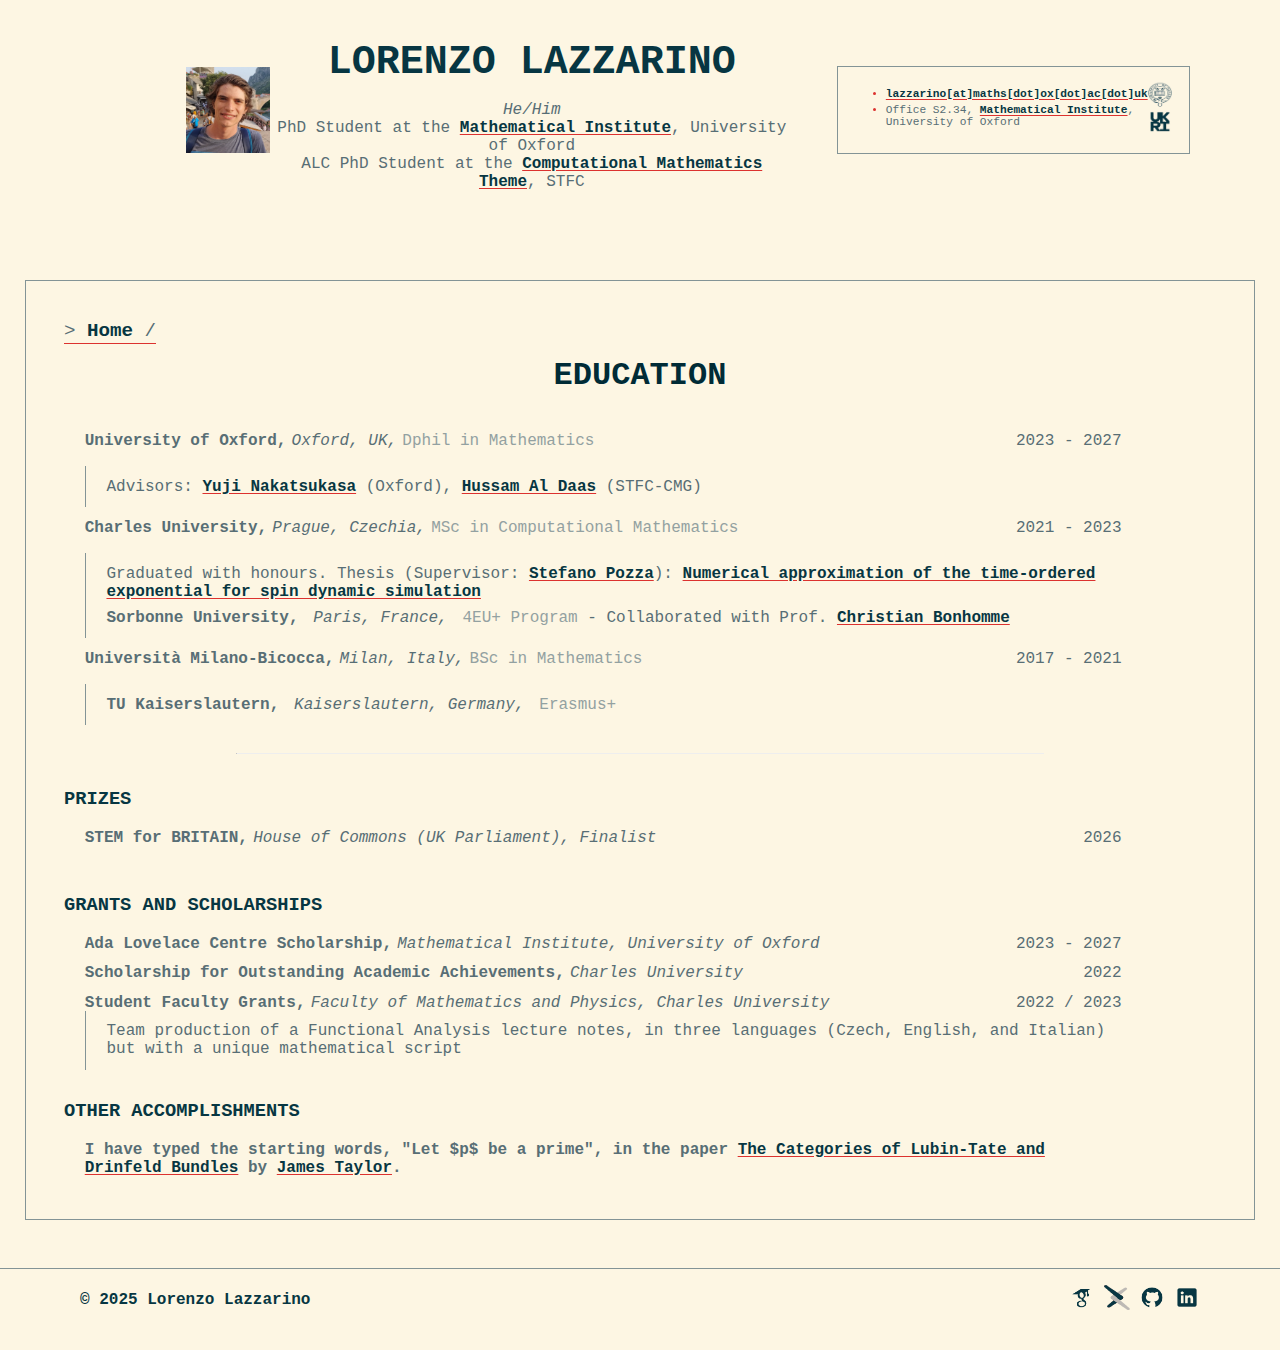
<file: background.html>
<!DOCTYPE html>
<html lang="en">
<head>
    <meta charset="UTF-8">
    <meta name="viewport" content="width=device-width, initial-scale=1, shrink-to-fit=no">
    <title>Lorenzo Lazzarino - Homepage</title>
    <link rel="stylesheet" href="https://fonts.googleapis.com/css2?family=Inconsolata:wght@400;700&display=swap">
    <link rel="shortcut icon" href="images/user-3.ico" type="image/x-icon"/>
    
    <!-- Theme style  -->
    <link rel="stylesheet" href="css/style.css">

</head>


<body>

    <!-- HEADER -->
    <div id="header"></div>

    <script>
        fetch('header.html')
        .then(response => response.text())
        .then(data => {
            document.getElementById('header').innerHTML = data;
        })
        .catch(error => {
            document.getElementById('header').innerHTML = "<p>Failed to load header</p>";
            console.error("Error loading header:", error);
        });

    </script>

        
    <main>

        <div class="megacontainer background-megacontainer">
            <div class="directory-indicator">
                > <a href="/">Home</a> /
            </div>
            
            <div class="title-page">
                <h1>Education</h1>
            </div>

            <div class="uni">
                <div class="education-entry background-education-entry">
                        <span class="education-institution background-institute">University of Oxford,</span>
                        <span class="education-city">Oxford, UK,</span>
                        <span class="education-degree">Dphil in Mathematics</span>
                        <span class="education-years">2023 - 2027</span><br>
                </div>
                <div class="education-description background-education-entry">
                    Advisors: <a href="https://people.maths.ox.ac.uk/nakatsukasa/" target="_blank">Yuji Nakatsukasa</a> (Oxford), <a href="https://www.numerical.rl.ac.uk/people/hussam-al-daas/" target="_blank">Hussam Al Daas</a> (STFC-CMG)
                </div>
                
                <div class="education-entry background-education-entry">
                    
                        <span class="education-institution background-institute">Charles University,</span>
                        <span class="education-city">Prague, Czechia,</span>
                        <span class="education-degree">MSc in Computational Mathematics</span>
                        <span class="education-years">2021 - 2023</span>
                
                </div>
                <div class="education-description background-education-entry">
                    
                    <span> Graduated with honours. Thesis (Supervisor: <a href="https://sites.google.com/site/infostepo/home" target="_blank">Stefano Pozza</a>): <a href="https://dspace.cuni.cz/bitstream/handle/20.500.11956/181824/120445768.pdf?sequence=1" target="_blank">Numerical approximation of the time-ordered exponential for spin dynamic simulation</a>  </span>
                    <div style="height: 0.5rem;"></div>
                        <span class="education-institution background-institute">Sorbonne University,</span>
                        <span class="education-city">Paris, France,</span>
                        <span class="education-degree">4EU+ Program</span> <!-- Empty for no extra info -->
                        <span class="education-years">- Collaborated with Prof. <a href="https://lcmcp.science/pages-personnelles/bonhomme-christian/" target="_blank">Christian Bonhomme</a></span>
                    
                </div>
                
                    <!-- A sub-item (indented) -->
                
                
                    <div class="education-entry background-education-entry">
                        <span class="education-institution background-institute">Università Milano-Bicocca,</span>
                        <span class="education-city">Milan, Italy,</span>
                        <span class="education-degree">BSc in Mathematics</span>
                        <span class="education-years">2017 - 2021</span>
                    </div>
                    <div class="education-description background-education-entry">
                        
                            <span class="education-institution background-institute">TU Kaiserslautern,</span>
                            <span class="education-city">Kaiserslautern, Germany,</span>
                            <span class="education-degree">Erasmus+</span>
                            <span class="education-years"></span>
                        
                    </div>
                    
                <hr class="central-line">

            <h3>PRIZES</h3>
                <div class="education-entry background-education-entry">
                    <span class="education-institution background-institute">STEM for BRITAIN,</span>
                    <span class="education-city">House of Commons (UK Parliament), Finalist</span>
                    <span class="education-degree"></span>
                    <span class="education-years">2026</span>
                </div>
            </div>
            <div class="grants">
            <h3>GRANTS AND SCHOLARSHIPS</h3>
                <div class="education-entry background-education-entry">
                    <span class="education-institution background-institute">Ada Lovelace Centre Scholarship,</span>
                    <span class="education-city">Mathematical Institute, University of Oxford</span>
                    <span class="education-degree"></span>
                    <span class="education-years">2023 - 2027</span>
                </div>
                <div class="education-entry background-education-entry">
                    
                        <span class="education-institution background-institute">Scholarship for Outstanding Academic Achievements,</span>
                        <span class="education-city">Charles University</span>
                        <span class="education-degree"></span>
                        <span class="education-years">2022</span>
                
                </div>
                
                
                <div class="education-entry background-education-entry">
                    <span class="education-institution background-institute">Student Faculty Grants,</span>
                    <span class="education-city">Faculty of Mathematics and Physics, Charles University</span>
                    <span class="education-degree"></span>
                    <span class="education-years">2022 / 2023</span>
                </div>
                <div class="education-description background-education-entry sfg-description">
                    Team production of a Functional Analysis lecture notes, in three languages (Czech, English, and Italian) but with a unique mathematical script
                </div>
                
            <h3>OTHER ACCOMPLISHMENTS</h3>
                <div class="education-entry background-education-entry">
                    <span class="education-institution background-institute">I have typed the starting words, "Let <code>$p$</code> be a prime", in the paper <a href="https://arxiv.org/abs/2503.24221">The Categories of Lubin-Tate and Drinfeld Bundles</a> by <a href="https://sites.google.com/view/taylorjames">James Taylor</a>.
                     </span>
                </div>
            </div>
    </main>

<div id="footer"></div>

<script>
  fetch('footer.html')
    .then(response => response.text())
    .then(data => {
      document.getElementById('footer').innerHTML = data;
    })
    .catch(error => {
      document.getElementById('footer').innerHTML = "<p>Failed to load footer</p>";
      console.error("Error loading footer:", error);
    });
</script>

</body>
</html>
</file>
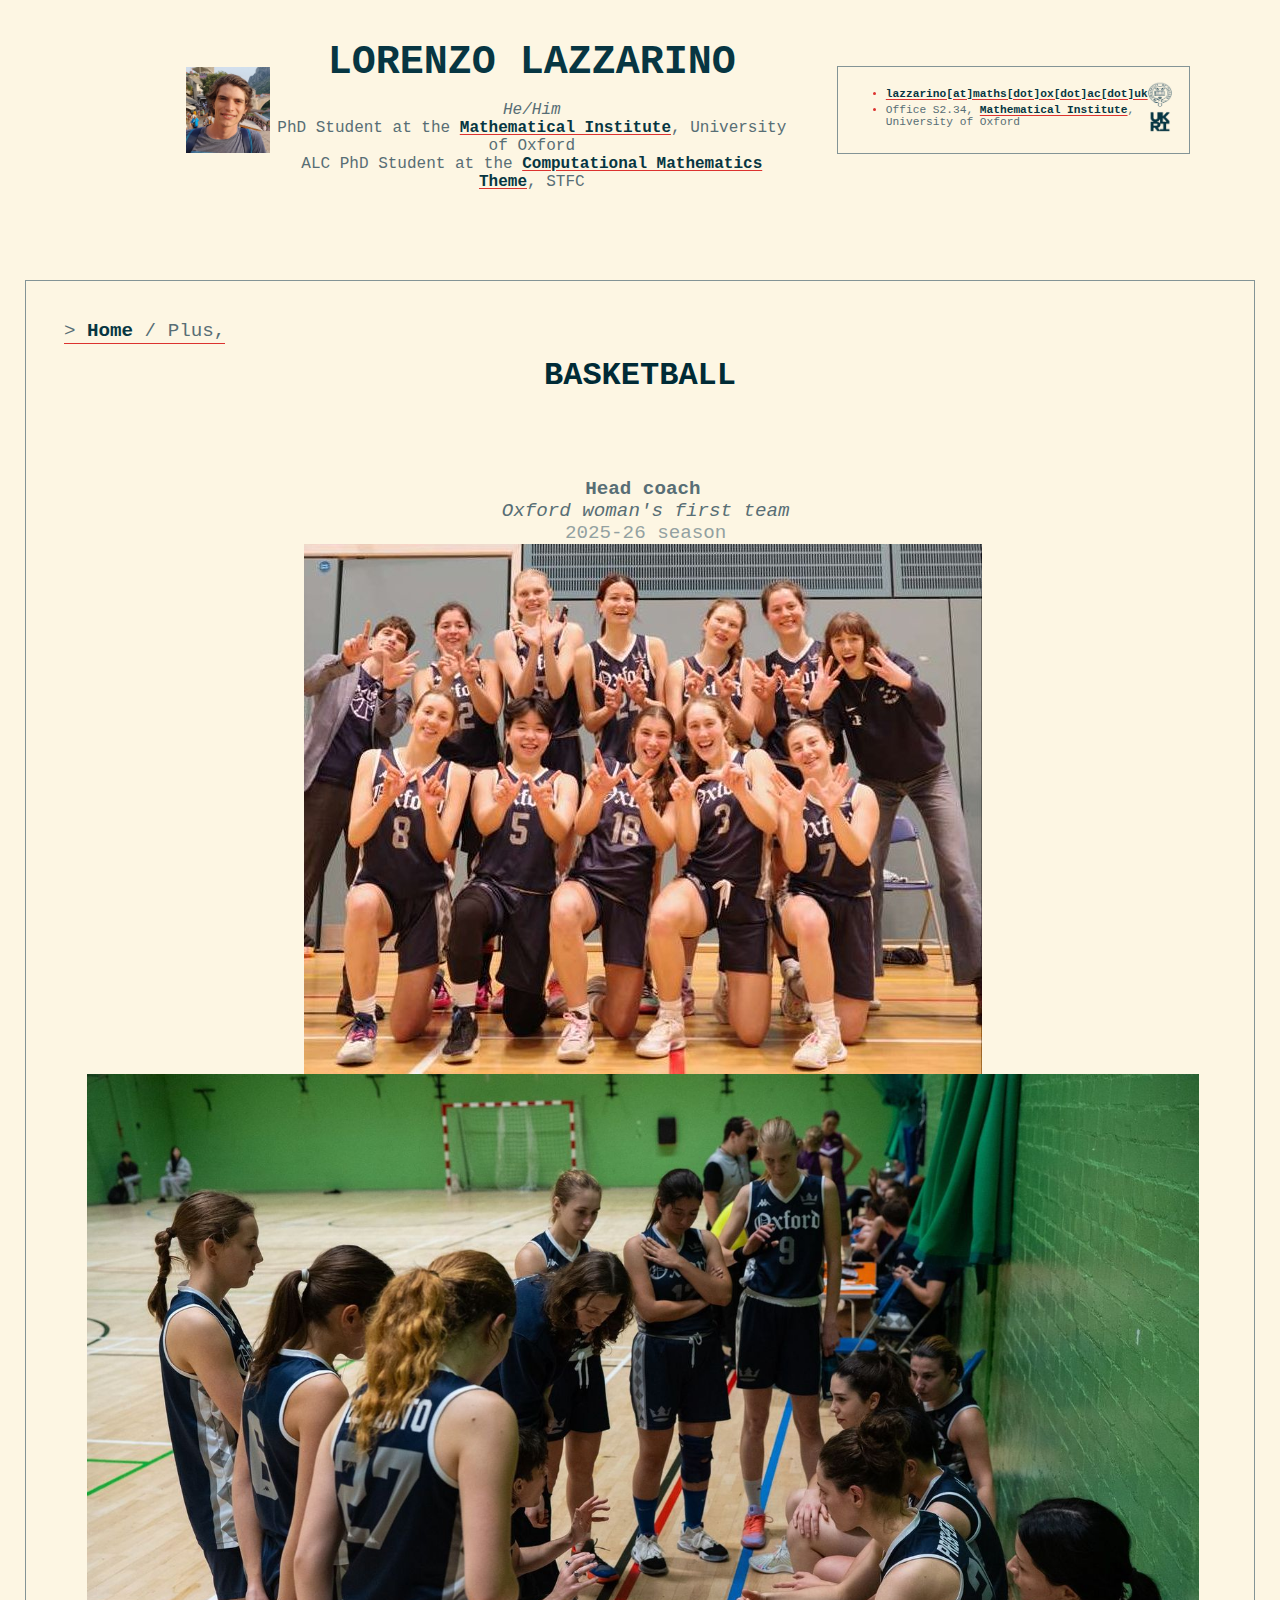
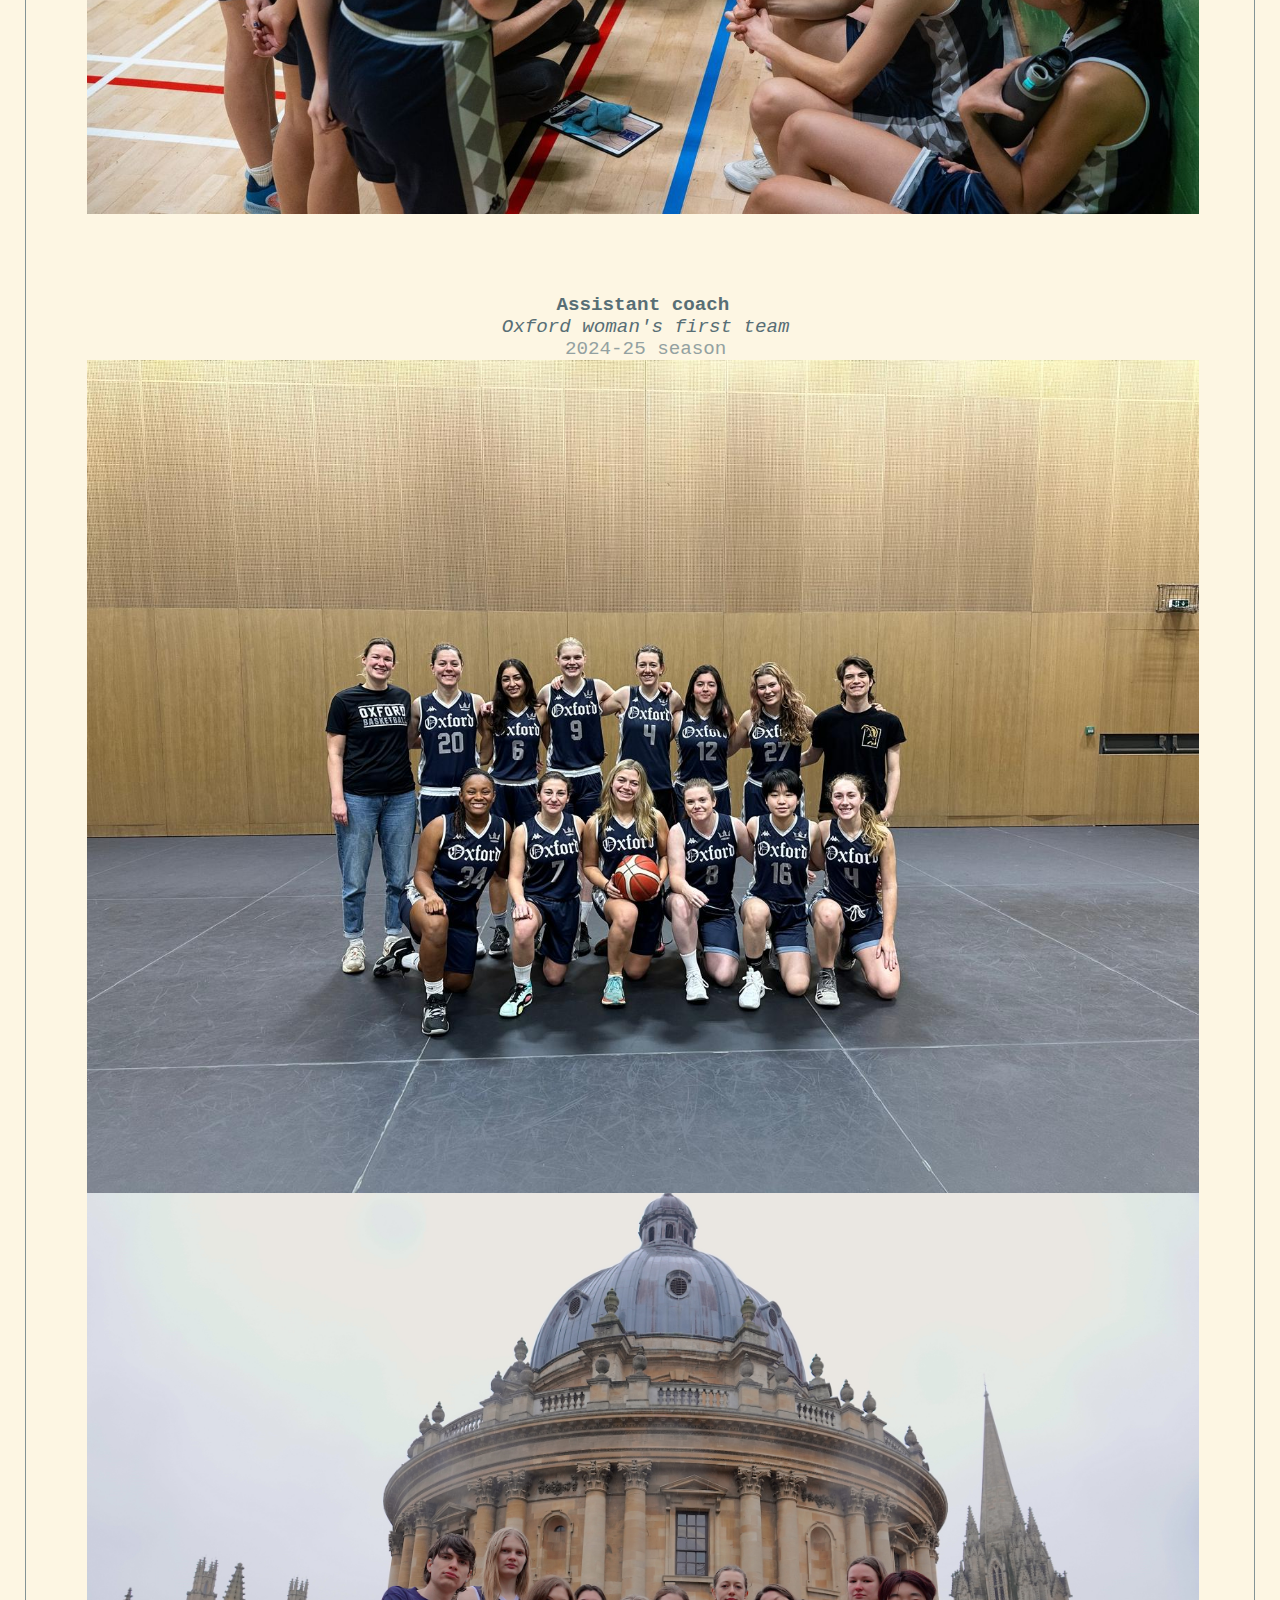
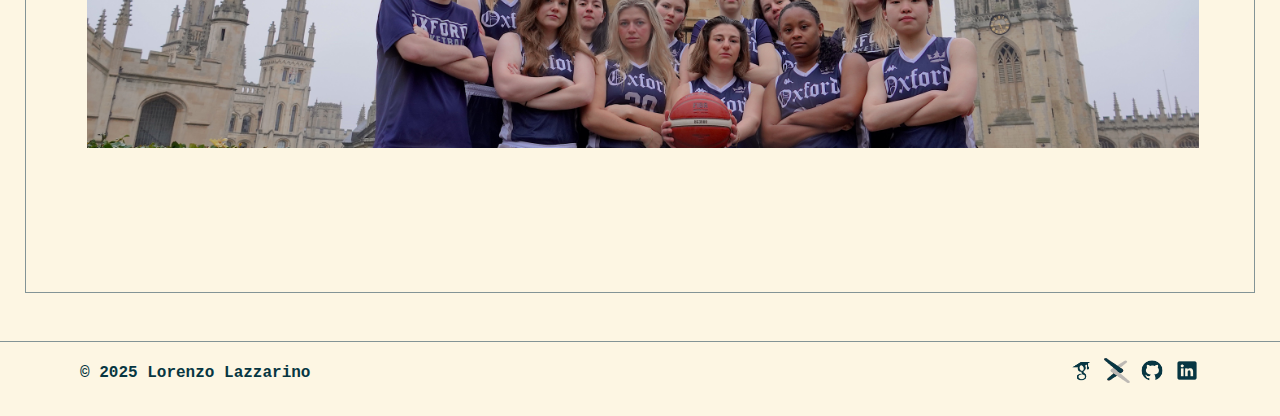
<file: bball.html>
<!DOCTYPE html>
<html lang="en">
<head>
    <meta charset="UTF-8">
    <meta name="viewport" content="width=device-width, initial-scale=1, shrink-to-fit=no">
    <title>Lorenzo Lazzarino - Homepage</title>
    <link rel="stylesheet" href="https://fonts.googleapis.com/css2?family=Inconsolata:wght@400;700&display=swap">
    <link rel="shortcut icon" href="images/user-3.ico" type="image/x-icon"/>
    
    <!-- Theme style  -->
    <link rel="stylesheet" href="css/style.css">

</head>

<body>

    <!-- HEADER -->
    <div id="header"></div>
    <script>
        fetch('header.html')
        .then(response => response.text())
        .then(data => {
            document.getElementById('header').innerHTML = data;
        })
        .catch(error => {
            document.getElementById('header').innerHTML = "<p>Failed to load header</p>";
            console.error("Error loading header:", error);
        });

    </script>
    

    <main>
        <div class="megacontainer talks-megacontainer">
            <div class="directory-indicator">
		>   <a href="/">Home</a> / Plus,
            </div>
            
            <!-- Title, event, and details -->
            <div class="title-page">
                <h1>basketball</h1>
            </div>

            <div class="talk-entry">
                <div class="presentation-container">
                    <!-- Centered Title, Event, and Details -->
                   
                            <span class="talk-title">Head coach</span><br>
                            <span class="talk-event">Oxford woman's first team</span><br>
                            <span class="talk-details">2025-26 season</span>
                        </div>
                   

                    <!-- Flexbox container for image and PDF next to each other -->
                    <div class="bball-picture">
                        <img src="images/bball/2025-26/team-picture.jpeg" alt="Sorry you are missing a picture of an amazing team " >
                        <img src="images/bball/2025-26/me-team.jpeg" alt="Sorry you are missing a picture of me coaching!" >
            </div>
            </div>

            <div class="talk-entry">
                <div class="presentation-container">
                    <!-- Centered Title, Event, and Details -->
                   
                            <span class="talk-title">Assistant coach</span><br>
                            <span class="talk-event">Oxford woman's first team</span><br>
                            <span class="talk-details">2024-25 season</span>
                        </div>
                   

                    <!-- Flexbox container for image and PDF next to each other -->
                    <div class="bball-picture">
                        <img src="images/bball/W1-2024-groupPhoto.jpeg" alt="Sorry you are missing a picture of an amazing team ">
                        <img src="images/bball/serious-team.JPG" alt="Sorry you are missing a picture of a very serious team!">
                </div>
            </div>

    </main>

<div id="footer"></div>

<script>
  fetch('footer.html')
    .then(response => response.text())
    .then(data => {
      document.getElementById('footer').innerHTML = data;
    })
    .catch(error => {
      document.getElementById('footer').innerHTML = "<p>Failed to load footer</p>";
      console.error("Error loading footer:", error);
    });
</script>

</body>
</html>
</file>
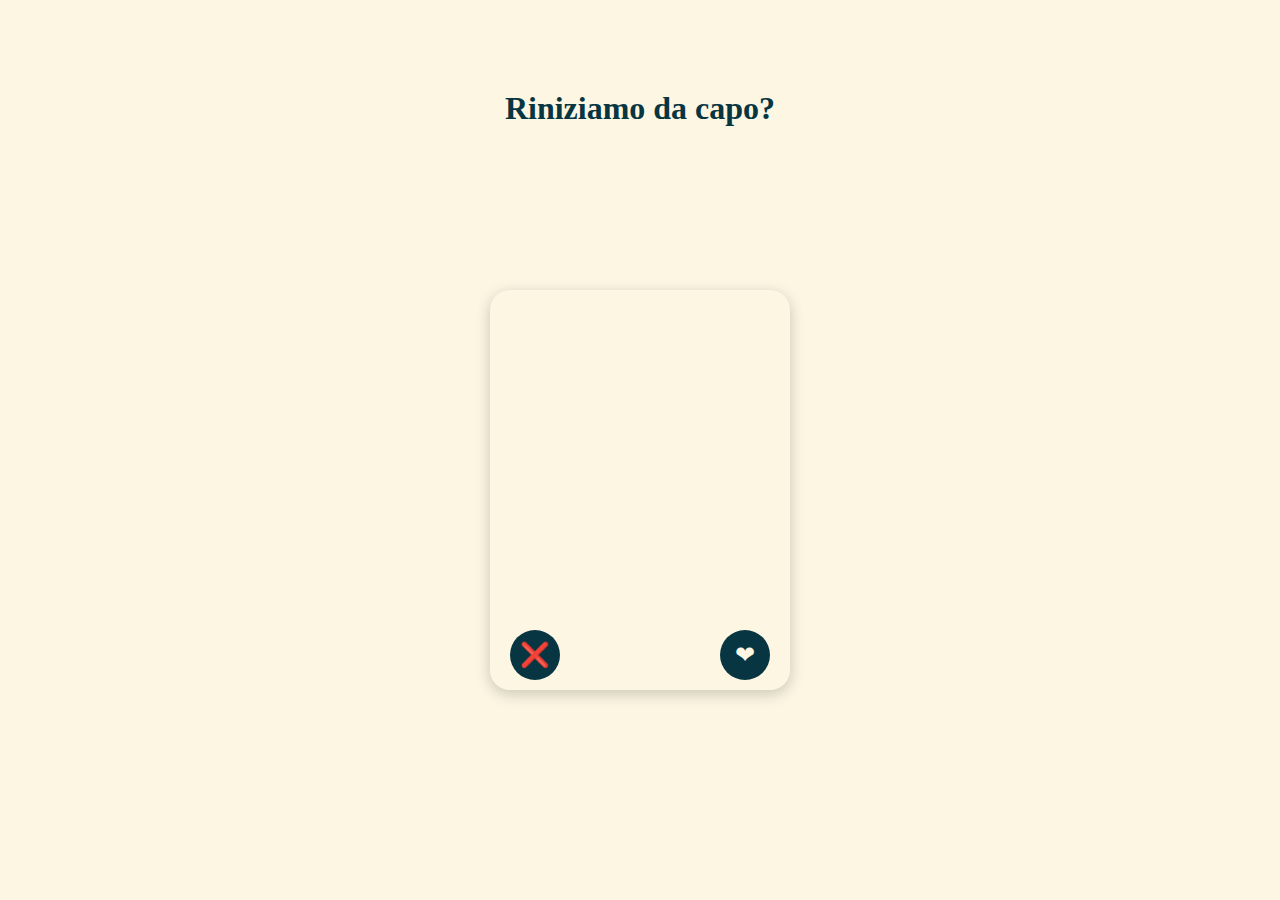
<file: per-ivan.html>
<!DOCTYPE html>
<html lang="en">
<head>
    <meta charset="UTF-8">
    <meta name="viewport" content="width=device-width, initial-scale=1.0">
    <title>Swipe Photo</title>
    <style>
        body { margin: 0; display: flex; flex-direction: column; justify-content: center; align-items: center; height: 100vh; background-color: #fdf6e3; position: relative; overflow: hidden; color: #073642; }
        .title { font-size: 2rem; font-weight: bold; color: #073642; position: absolute; top: 10%; text-align: center; width: 100%; }
        .photo-container { position: relative; width: 300px; height: 400px; overflow: hidden; border-radius: 20px; box-shadow: 0 4px 15px rgba(0, 0, 0, 0.2); background: url('https://lorenzolazzarino.eu/images/profile-photo.jpg')  center/cover no-repeat; margin-top: 80px; }
        .animation { position: absolute; top: 50%; left: 50%; transform: translate(-50%, -50%); font-size: 3rem; color: #dc322f; opacity: 0; transition: opacity 0.5s; }
        .icon-float { position: absolute; font-size: 3.5rem; color: #dc322f; animation: floatUp 3s ease-out forwards; }
        @keyframes floatUp {
            from { opacity: 1; transform: translateY(0); }
            to { opacity: 0; transform: translateY(-150px); }
        }
        .message { display: none; text-align: center; font-size: 1.5rem; color: #073642; position: absolute; top: 50%; left: 50%; transform: translate(-50%, -50%); width: 300px; }
        .buttons { display: flex; justify-content: space-between; position: absolute; bottom: 10px; width: 100%; padding: 0 20px; box-sizing: border-box; }
        .btn { background: #073642; color: #fdf6e3; border: none; width: 50px; height: 50px; border-radius: 50%; cursor: pointer; display: flex; justify-content: center; align-items: center; font-size: 1.5rem; }
        .btn.dislike { background: #073642; }
        .profile { position: absolute; bottom: 360px; width: 100%; text-align: center; font-size: 1.2rem; font-weight: bold; color: #fdf6e3; }
    </style>
</head>
<body>
    <div class="title">Riniziamo da capo?</div>
    <div class="photo-container" id="photo">
        <div class="animation" id="animation">&#10084;</div>
        <div class="profile">Lorenzo, 25</div>
        <div class="buttons">
            <button class="btn dislike" id="dislike-btn" style="color: #fdf6e3;">&#10060;</button>
            <button class="btn" id="like-btn">&#10084;</button>
        </div>
    </div>
    <div class="message" id="message">Che ne pensi se riniziamo da capo, ma consapevoli del bello di noi, in una nuova città! Potrei venire a te, e poi passare il weekend a Bruges!</div>

    <script>
        const photo = document.getElementById('photo');
        const title = document.querySelector('.title');
        const animation = document.getElementById('animation');
        const message = document.getElementById('message');
        const likeBtn = document.getElementById('like-btn');
        const dislikeBtn = document.getElementById('dislike-btn');

        let startX;

        photo.addEventListener('touchstart', (e) => {
            startX = e.touches[0].clientX;
        });

        photo.addEventListener('touchend', (e) => {
            const endX = e.changedTouches[0].clientX;
            if (endX - startX > 100) { // Swipe right
                showLike();
            } else if (startX - endX > 100) { // Swipe left
                showDislike();
            }
        });

        likeBtn.addEventListener('click', showLike);
        dislikeBtn.addEventListener('click', showDislike);

        function showLike() {
            animation.innerHTML = "&#10084;";
            animation.style.color = "#dc322f";
            animation.style.opacity = 1;
            for (let i = 0; i < 15; i++) {
                const icon = document.createElement('div');
                icon.className = 'icon-float';
                icon.innerHTML = "&#10084;"; // Only hearts now
                icon.style.left = `${Math.random() * 100}%`;
                icon.style.top = `${Math.random() * 100}%`;
                document.body.appendChild(icon); // Spread icons across the whole page
                setTimeout(() => icon.remove(), 3000);
            }
            setTimeout(() => {
                animation.style.opacity = 0;
                photo.style.display = 'none';
                title.style.position = 'absolute';
                title.style.top = '10%';
                message.innerText = 'Che ne pensi se riniziamo da capo, ma consapevoli del bello di noi, in una nuova città! Potrei venire a te, e poi passare il weekend a Bruges!';
                message.style.display = 'block';
            }, 1000);
        }

        function showDislike() {
            animation.innerHTML = "&#10060;";
            animation.style.color = "#073642";
            animation.style.opacity = 1;
            setTimeout(() => {
                animation.style.opacity = 0;
                photo.style.display = 'none';
                title.style.position = 'absolute';
                title.style.top = '10%';
                message.innerText = 'You disliked it!';
                message.style.display = 'block';
            }, 1000);
        }
    </script>
</body>
</html>
</file>
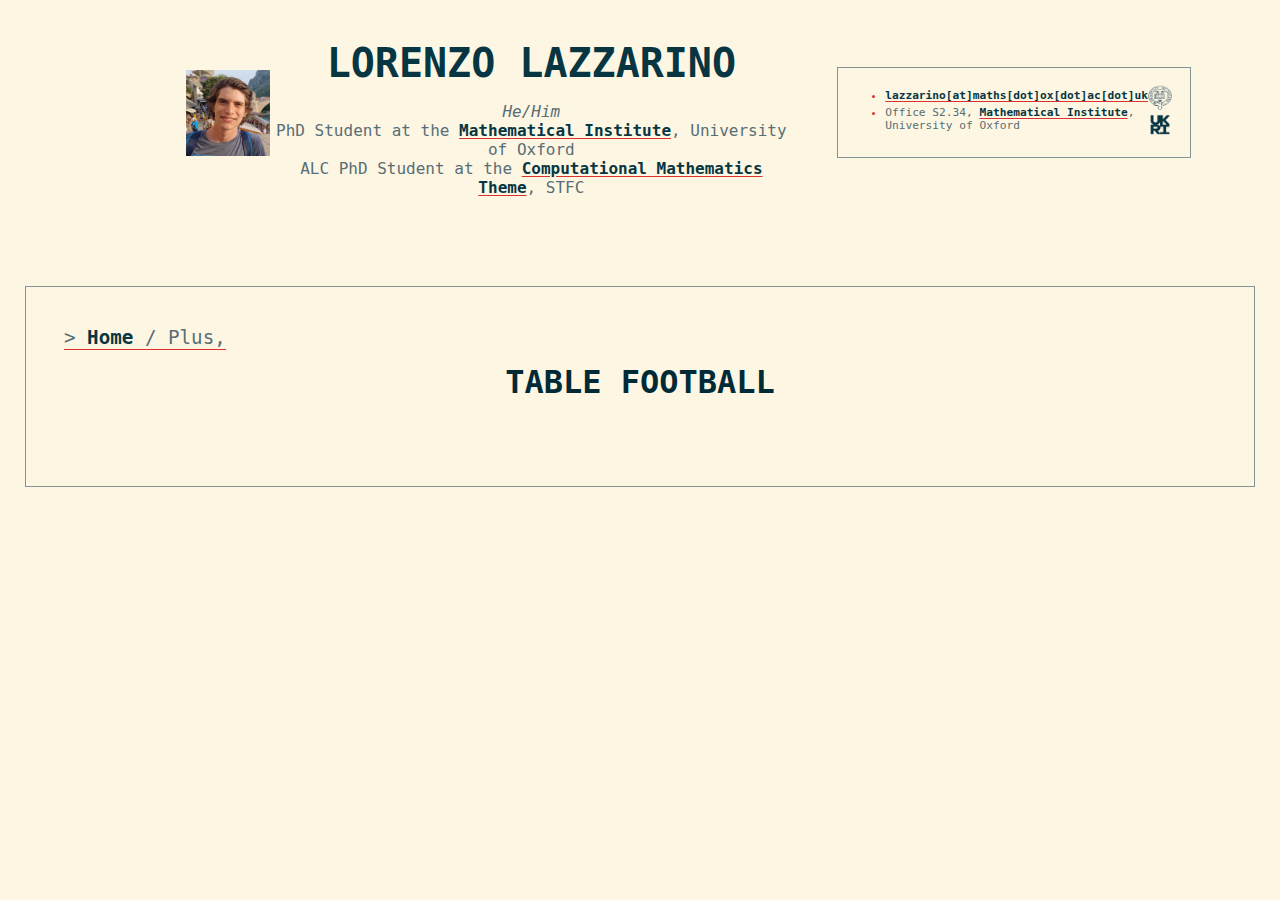
<file: plus-tf.html>
<!DOCTYPE html>
<html lang="en">
<head>
    <meta charset="UTF-8">
    <meta name="viewport" content="width=device-width, initial-scale=1, shrink-to-fit=no">
    <title>Lorenzo Lazzarino - Homepage</title>
    <link rel="stylesheet" href="https://fonts.googleapis.com/css2?family=Inconsolata:wght@400;700&display=swap">
    <link rel="shortcut icon" href="images/user-3.ico" type="image/x-icon"/>
    
    <!-- Theme style  -->
    <link rel="stylesheet" href="css/style.css">

</head>


<body>

    <!-- HEADER -->
    <div id="header"></div>

    <script>
        fetch('header.html')
        .then(response => response.text())
        .then(data => {
            document.getElementById('header').innerHTML = data;
        })
        .catch(error => {
            document.getElementById('header').innerHTML = "<p>Failed to load header</p>";
            console.error("Error loading header:", error);
        });

    </script>

        
    <main>

        <div class="megacontainer tf-megacontainer">
            <div class="directory-indicator">
                > <a href="/">Home</a> / Plus,
            </div>
            
            <div class="title-page">
                <h1>Table Football</h1>
            </div>

        </div>
    </main>
</body>
</html>
</file>
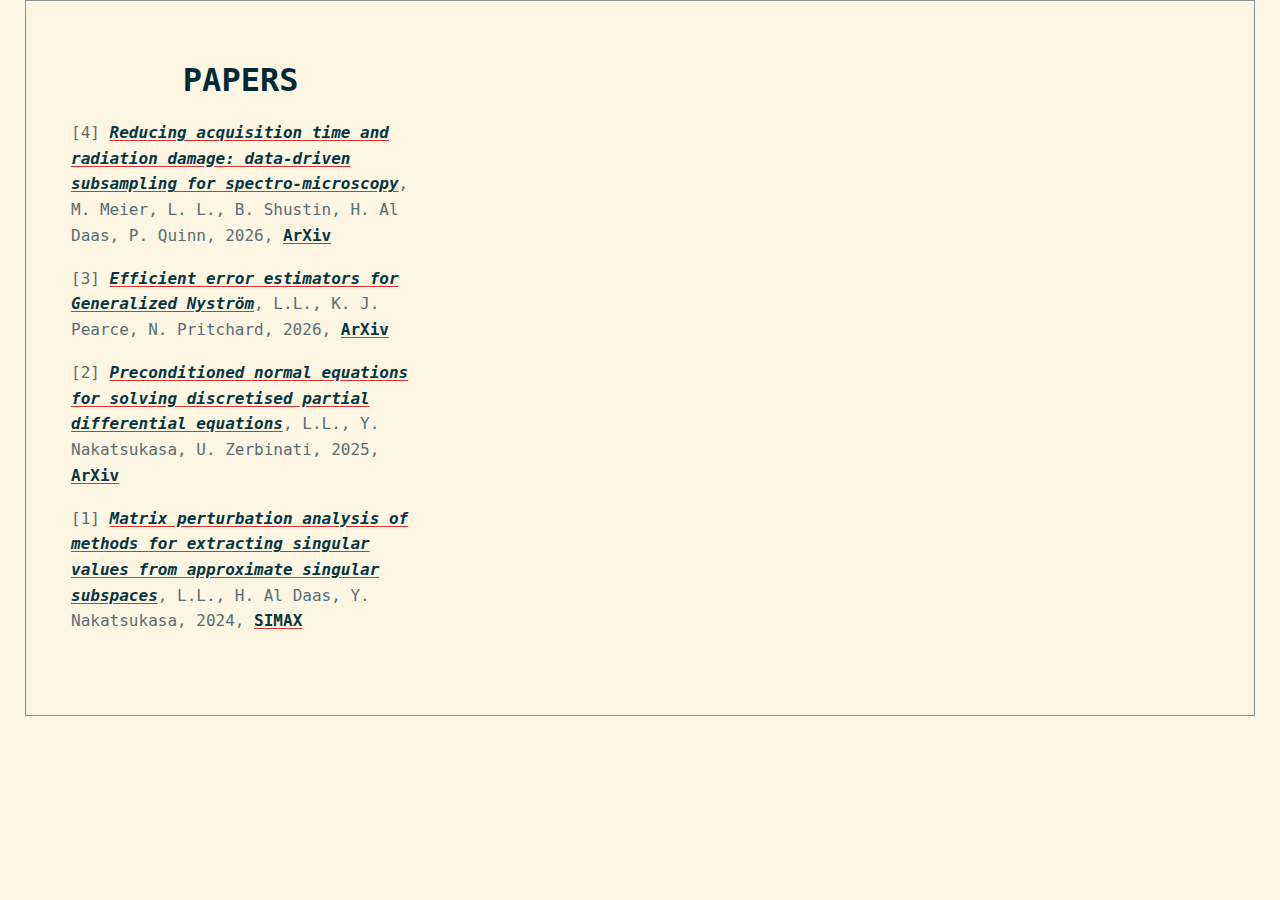
<file: publications.html>
<!DOCTYPE html>
<html lang="en">
<head>
  <meta charset="UTF-8" />
  <meta name="viewport" content="width=device-width, initial-scale=1" />
  <title>Publications</title>
  <link rel="stylesheet" href="css/style.css">
</head>

<body>
  <main>
    <div class="megacontainer publications-megacontainer">
    <div id="publicationsContent">
      <div class="title-page">
        <h1>Papers</h1>
      </div>

      <div id="publicationsList">
        <!-- Keep newest first 
        <p class="bib-entry">[n] <a href="LINK_TO_PDF" target="_blank"><em>TITLE</em></a>,
          L.L., ..., 2026, <a href="VENUE_LINK" target="_blank">Venue</a></p>
        -->

        <p class="bib-entry">[4] <a href="https://arxiv.org/pdf/2602.03744" target="_blank"><em>Reducing acquisition time and radiation damage: data-driven subsampling for spectro-microscopy</em></a>,
          M. Meier, L. L., B. Shustin, H. Al Daas, P. Quinn, 2026, <a href="https://arxiv.org/abs/2602.03744" target="_blank">ArXiv</a></p>

        <p class="bib-entry">[3] <a href="https://arxiv.org/pdf/2601.11493" target="_blank"><em>Efficient error estimators for Generalized Nyström</em></a>,
          L.L., K. J. Pearce, N. Pritchard, 2026, <a href="https://arxiv.org/abs/2601.11493" target="_blank">ArXiv</a></p>

        <p class="bib-entry">[2] <a href="https://arxiv.org/pdf/2502.17626v2" target="_blank"><em>Preconditioned normal equations for solving discretised partial differential equations</em></a>,
          L.L., Y. Nakatsukasa, U. Zerbinati, 2025, <a href="https://arxiv.org/abs/2502.17626v2" target="_blank">ArXiv</a></p>

        <p class="bib-entry">[1] <a href="https://epubs.siam.org/doi/epdf/10.1137/24M169343X" target="_blank"><em>Matrix perturbation analysis of methods for extracting singular values from approximate singular subspaces</em></a>,
          L.L., H. Al Daas, Y. Nakatsukasa, 2024, <a href="https://epubs.siam.org/doi/abs/10.1137/24M169343X" target="_blank">SIMAX</a></p>
      </div>
    </div>
    </div>
  </main>
</body>
</html>
</file>
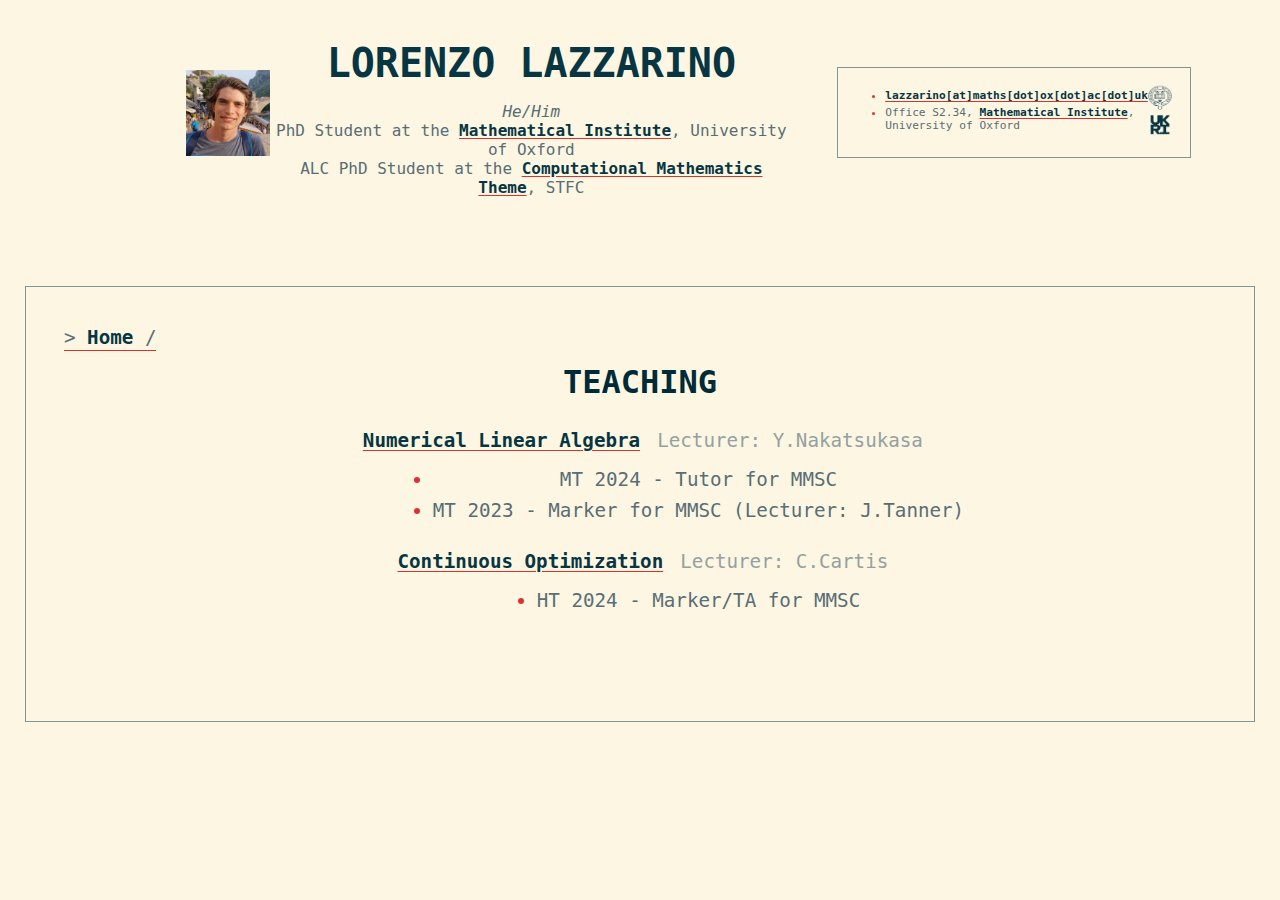
<file: teaching.html>
<!DOCTYPE html>
<html lang="en">
<head>
    <meta charset="UTF-8">
    <meta name="viewport" content="width=device-width, initial-scale=1, shrink-to-fit=no">
    <title>Lorenzo Lazzarino - Homepage</title>
    <link rel="stylesheet" href="https://fonts.googleapis.com/css2?family=Inconsolata:wght@400;700&display=swap">
    <link rel="shortcut icon" href="images/user-3.ico" type="image/x-icon"/>
    
    <!-- Theme style  -->
    <link rel="stylesheet" href="css/style.css">

</head>


<body>

    <!-- HEADER -->
    <div id="header"></div>

    <script>
        fetch('header.html')
        .then(response => response.text())
        .then(data => {
            document.getElementById('header').innerHTML = data;
        })
        .catch(error => {
            document.getElementById('header').innerHTML = "<p>Failed to load header</p>";
            console.error("Error loading header:", error);
        });

    </script>

        
    <main>

        <div class="megacontainer teaching-megacontainer">
            <div class="directory-indicator">
                > <a href="/">Home</a> /
            </div>
            
            <!-- Title, event, and details -->
            <div class="title-page">
                <h1>Teaching</h1>
            </div>
            <div class="talk-entry">
                <div class="presentation-container">
                    <!-- Centered Title, Event, and Details -->
                   
                    <span class="teaching-class"><a href="https://courses.maths.ox.ac.uk/course/view.php?id=5024" target="_blank">Numerical Linear Algebra</a></span>
                    <span class="teaching-lecturer">Lecturer: Y.Nakatsukasa</span>

                        <div class="teaching-history">
                            <ul>
                                <li>MT 2024 - Tutor for MMSC</li>
                                <li>MT 2023 - Marker for MMSC (Lecturer: J.Tanner)</li>
                            </ul>
                        </div>
                </div>
            </div>

            
                        
            <div class="talk-entry">
                <div class="presentation-container">
                    <!-- Centered Title, Event, and Details -->
                   
                    <span class="teaching-class"><a href="https://courses.maths.ox.ac.uk/course/view.php?id=5058" target="_blank">Continuous Optimization</a></span>
                    <span class="teaching-lecturer">Lecturer: C.Cartis</span><br>
                        <div class="teaching-history">
                            <ul>
                                <!--<li>HT 2025 - Tutor for MMSC</li> -->
                                <li>HT 2024 - Marker/TA for MMSC</li>
                            </ul>
                        </div>
                </div>
            </div>
        </div>
    </main>
</body>
</html>
</file>
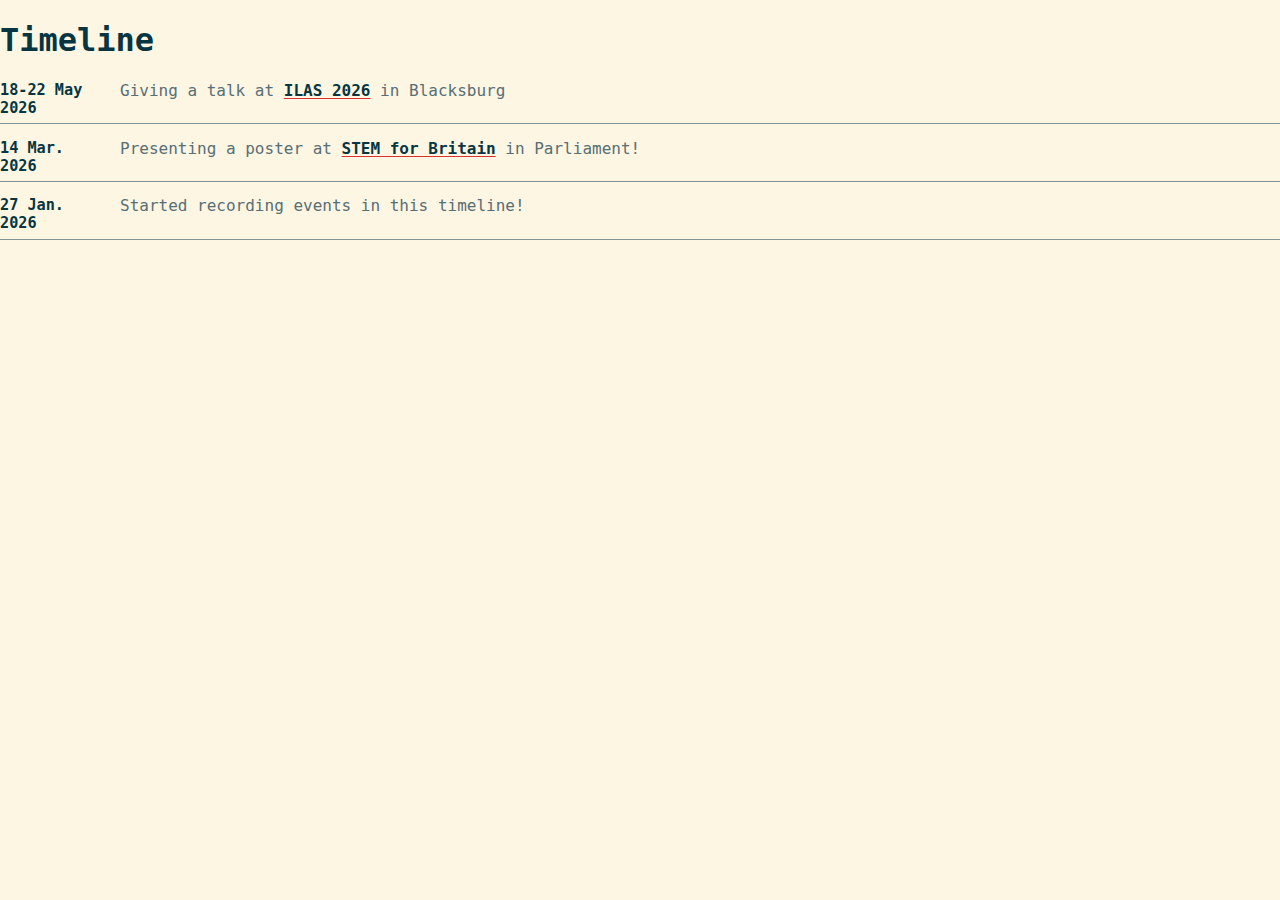
<file: upcoming.html>
<!doctype html>
<html lang="en">
<head>
  <meta charset="utf-8">
  <meta name="viewport" content="width=device-width,initial-scale=1">
  <title>Upcoming — entries</title>
  <!-- link site CSS so the standalone page has styles -->
  <link rel="stylesheet" href="css/style.css">
</head>
<body>
<main id="upcomingContent">
        <h1>Timeline</h1>

  <div class="upcoming-entry">
    <div class="upcoming-date">18-22 May 2026</div>
    <div class="upcoming-text">Giving a talk at <a href="https://ilas2026.math.vt.edu/index.html" target="_blank">ILAS 2026</a> in Blacksburg</div>
  </div>
  
  <div class="upcoming-entry">
    <div class="upcoming-date">14 Mar. 2026</div>
    <div class="upcoming-text">Presenting a poster at <a href="https://stemforbritain.org.uk/" target="_blank">STEM for Britain</a> in Parliament! </div>
  </div>


  <div class="upcoming-entry">
    <div class="upcoming-date">27 Jan. 2026</div>
    <div class="upcoming-text">Started recording events in this timeline! </div>
  </div>
</main>
</body>
</html>
</file>
<file: css/style.css>
:root {

    --base03:    #002b36;
    --base02:    #073642;
    --base01:    #586e75;
    --base00:    #657b83;
    --base0:     #839496;
    --base1:     #93a1a1;
    --base2:     #eee8d5;
    --base3:     #fdf6e3;
    --yellow:    #b58900;
    --orange:    #cb4b16;
    --red:       #dc322f;
    --magenta:   #d33682;
    --violet:    #6c71c4;
    --blue:      #268bd2;
    --cyan:      #2aa198;
    --green:     #859900;
    }

    body {
        font-family: 'Fira Code', monospace;
        font-size: 1rem; 
        color: var(--base01);
        margin: 0;
        padding: 0;
        display: block;
        flex-direction: column;
        align-items: left;
        justify-content: center;
        background-color: var(--base3);
    }

    .megacontainer {
        width: 90%;
        margin: 0 auto;
        margin-bottom: 3%;
        display: grid;
        gap: 2%;
        border: 0.1rem solid var(--base0);
        border-radius: 0px;
        padding: 3%;
        padding-bottom: 5%;
        grid-template-columns: 4fr 3fr 3fr 1fr 1fr;
        grid-template-rows: auto auto auto auto;
    }

    .container-header {
        width: 70%;
        margin: 1% auto;
        display: grid;
        grid-template-columns: 1fr 5fr 2fr;
        align-items: center;
        justify-content: space-between;
    }

    .header {
        margin-left: -5.5%;
        grid-column: 2;
        text-align: center;
        width: 100%;
    }

    .header p {
        font-size: 1rem;
    }

    .header h1 {
        font-size: 2.5rem;
        color: var(--base03);
        margin-bottom: 0;
    }

    /* === header: footer-like shrink style === */

.header-wrapper {
  position: relative;
  width: 100%;
  z-index: 999;
  transition: background-color 0.2s ease, padding 0.2s ease, box-shadow 0.2s ease;
}

/* when fixed (after scroll) we pin it */
.header-wrapper.fixed {
  position: fixed;
  top: 0;
  left: 0;
  right: 0;
  background-color: var(--base3);
  box-shadow: 0 0.15rem 0.4rem rgba(0,0,0,0.04);
  border-bottom: 0.1rem solid var(--base0); /* mirror footer border but at top */
}

/* normal (large) header spacing preserved */
.header-wrapper .container-header {
  padding: 1.5rem 0; /* large state */
  display: grid;     /* keeps your grid layout */
  grid-template-columns: 1fr 5fr 2fr;
  align-items: center;
  transition: padding 0.2s ease;
}

/* SHRUNK header — look like footer: compact and minimal */
.header-wrapper.shrink .container-header {
  padding: 0.6rem 1rem; /* compact */
  grid-template-columns: auto 1fr auto; /* small pic | title | indicator */
}

/* shrink profile picture */
.header-wrapper .profile-pic {
  width: 5.5rem;
  height: 5.5rem;
  transition: width 0.2s ease, height 0.2s ease, margin 0.2s ease;
}

.header-wrapper.shrink .profile-pic {
  width: 2.4rem;
  height: 2.4rem;
  margin-left: 0.4rem;
}

/* shrink title slightly (still larger than footer) */
.header-wrapper .header h1 {
  font-size: 2rem;
  transition: font-size 0.2s ease;
}

.header-wrapper.shrink .header h1 {
  font-size: 1.1rem;
  text-align: left;
}

/* breadcrumb/indicator on the right (hidden until shrink) */
.header-breadcrumb {
  font-size: 0.95rem;
  color: var(--base01);
  opacity: 0;
  transform: translateY(-50%);
  transition: opacity 0.18s ease, transform 0.18s ease;
  position: absolute;
  right: 3.2rem; /* spacing from right in rem */
  top: 50%;
  pointer-events: none;
}

/* visible when shrunk */
.header-wrapper.shrink .header-breadcrumb {
  opacity: 1;
  pointer-events: auto;
  transform: translateY(-50%);
}

/* breadcrumb links style match site */
.header-breadcrumb a {
  color: var(--base02);
  text-decoration: none;
  font-weight: 600;
}

/* ensure body doesn't jump: JS will set padding-top when fixed */

    .profile-pic {
        margin-left: -6%;
        grid-column: 1;
        border-radius: 10%;
        width: 80%;
        height: 80%;
        background-image: url('../images/user-3.jpg');
        background-size: contain;
        background-position: center;
        background-repeat: no-repeat;
    }

    .contact {
        grid-column: 3;
        grid-row: 1;
        padding: 8%;
        border: 0.1rem solid var(--base0);
        border-radius: 0%;
        font-size: 0.7rem;
        width: 100%;
        margin-left: 5%;
        padding-right: 25%;
        position: relative;
        display: flex;
        justify-content: space-between;
        align-items: center;
    }

    .icon-vertical {
        display: flex;
        flex-direction: column;
        justify-content: center;
        align-items: center;
        position: absolute;
        right: 5%;
        top: 50%;
        transform: translateY(-50%);
    }

    .icon-vertical a:hover{
        text-decoration: none;
        border-bottom: 0.1rem solid var(--red);
    }

    .icon-vertical img {
        width: 1.5rem;
        height: 1.5rem;
        margin-bottom: 1%;
    }

    .about-me {
        grid-column: 1;
        grid-row: 1 / 3;
        text-align: justify;
        border-right: 0.1rem solid var(--base0);
        padding-right: 5%;
    }

    .drop-cap {
        float: left;
        font-size: 2rem;
        margin-right: 4%;
        color: var(--base02);
    }
    .underline 
    {
        border-bottom: 0.3rem solid var(--red);
    }
    .about-me p {
        text-align: left; /* Keep justified alignment for the body text */
        text-indent: 0; /* Prevent indentation for the paragraph */
    }

    .icon-container img {
        width: 2.3rem;
        height: 2.3rem;
        margin: 0 6%;
        align-items: center;
    }
    .icon-container a{
	    text-decoration: none;
    }	
    .icon-arxiv img{
            width: 2rem;
            height: 2rem;
        }

    .icon-container a:hover {
        text-decoration: none;
        border-bottom: 0.1rem solid var(--red);
    }

    .publications {
        grid-column: 2 / 6;
        grid-row: 1;
        display: block;
        align-items: left;
        justify-content: center;
        padding-left: 2%;
        width: 97%;
        border-bottom: 0.1rem solid var(--base0);
    }

    .bib-entry, .talk-entry {
        margin-left: 2%;
        margin-right: 1.5%;
    }
    .teaching-entry{
        margin-right: 8%;
        text-align: center;
        font-size: 0.9rem;
    }

    .talks {
        grid-column: 2 / 4;
        grid-row: 2;
        padding-left: 2%;
        border-right: 0.1rem solid var(--base0);
        display: block;
        align-items: left;
        justify-content: center;
        width: 100%;
    }

    .teaching {
        grid-column: 3;
        grid-row: 4;
        padding-left: 2%;
        border-right: 0.1rem solid var(--base0);
        display: block;
        align-items: left;
        justify-content: center;
        width: 90%;
    }

    .talk-entry {
        margin-bottom: 1.5%;
    }

    .background {
        grid-column: 1 / 3;
        grid-row: 4;
        display: block;
        flex-direction: column;
        align-items: flex-start;
        justify-content: center;
        width: 100%;
        border-right: 0.1rem solid var(--base0);
    }

    .education-entry {
        display: flex;
        justify-content: space-between;
        margin-bottom: 0.7%;
        font-size: 0.9rem; /* Slightly smaller font for a compact look */
        width: 90%;
        margin-left: 1.8%;
    }

    .education-institution,.talk-title, .teaching-class {
        font-weight: bold;
    }

    .background-institution{
        margin-top: 1rem;
    }

    .education-city, .talk-event, .teaching-role {
        font-style: italic;
        margin-left: 0.5%;
    }

    .education-degree, .talk-details, .teaching-lecturer {
        margin-left: 0.5%;
        color: var(--base1);
    }

    .education-years {
        margin-left: auto;
    }

    /* Class for indented (sub-item) entries */
    .sub-item {
        padding-left: 8%; /* Add indentation to simulate sub-item */
    }


    .upcoming {
        grid-column: 4 / 6;
        grid-row: 2;
        display: block;
        align-items: left;
        justify-content: center;
        padding-left: 10%;
        width: 80%;
    }

    .upcoming-title {
        float: left;
        margin-right: 20%; 
        margin-top: 8%; /* Space above */
    }

    .smiley{
        width:2.2rem; 
        height:2.2rem;
    }

    .horizontal-line {
        grid-column: 1 / 6;
        grid-row: 3;
        border-bottom: 0.1rem solid var(--base0);
        margin-bottom: 0.5%;
        width: 100%;
    }

    .extra {
        grid-column: 4 / 6;
        grid-row: 4;
        display: block;
        align-items: center;
        justify-content: left;
        width: 100%;
        padding-left: 1%;
    }
    .extra-list{
        font-size: 0.9rem;
    }

    a, h3 {
        color: var(--base02);
        text-decoration: none;
        font-weight: 600;
    }
    h1{
        color: var(--base02); 
        text-decoration: none;
        font-weight: 1500;
    }
    a {
        text-decoration: underline;
        text-decoration-color: var(--red);
	    text-underline-offset: 0.15em;
    }

    ul {
        padding-left: 10%;
        margin: 0;
    }

    ul li {
        margin-bottom: 1.5%;
    }

    li::marker {
        color: var(--red);
    }

          

    /* SUB PAGES STYLE */

  /* Ensure the directory indicator is on the top left */
  .directory-indicator {
    grid-column: 1 / 2; /* Placing it in the first column */
    grid-row: 1;
    align-self: self-start;
    justify-self: start; /* Aligns to the left */
    font-size: 1.2rem;
    border-bottom: 0.1rem solid var(--red);
    padding-bottom: 0.1%; /* Removes any padding under the text */
    margin-bottom: 0; /* Adjust the margin to bring the border closer to the text */
    display: inline-block; /* Ensure the width of the element matches the text */
}

  .directory-indicator a {
	  text-decoration: none;
  }
/* Ensure the title is centered at the top */
.title-page {
    grid-column: 1 / -1; /* Spans across all columns */
    grid-row: 1; /* Also in the first row */
    justify-self: center; /* Centering the title horizontally */
    text-align: center;
    margin-top: 1rem;
}

.title-page h1 {
    font-size: 2rem;
    color: var(--base03);
    font-weight: bold;
    text-transform: uppercase;
}


.central-line {
    width: 70%; /* Adjust width as needed */
    height: 0; /* Remove height */
    border-top: 0.01rem var(--red); /* Use border-top with dashed style */
    margin: 0 auto; /* Center the line */
    margin-top: 1rem;
    margin-bottom: 1rem;
  }

/* BACKGROUND PAGE STYLE */ 



.background-megacontainer{
    grid-template-columns: auto;
    grid-template-rows: auto auto auto;

}

.uni {
    display: block;
    flex-direction: column;
    align-items: flex-start;
    justify-content: center;
    width: 100%;
}

.education-description {
    display: block; /* Ensures it takes up the full width and goes to the next line */
    margin-top: 0.3rem; /* Adds space between the main content and the description */
    width: 100%; /* Ensure it takes up the full width */
    padding-left: 1.8%; /* Align with the education-entry content */
    border-left: 0.1rem solid var(--base0);
    margin-left: 5%;
    padding-bottom: 1%;
    padding-top: 1%;
}


.background-education-entry {
    margin-bottom: 1%;
    font-size: 1rem; /* Slightly smaller font for a compact look */
    width: 90%;
    margin-left: 1.8%;
}

.sfg-description {
    margin-top: -0.8rem; /* Reduce the space above the description */
    padding-left: 1.8%; /* Ensure consistency with other entries */
}


.uni, .grants {
    display: flex;
    flex-direction: column;
}

/* TALK PAGE STYLE */   
.talks-megacontainer, .teaching-megacontainer {
    grid-template-columns: auto;
    font-size: 1.2rem;
}

.pdf-viewer {
    border: none;
    margin: 10px 0;
    width: 21rem;
    height: 13rem; /* Set to desired height */
    border: none;
    overflow: hidden;  /* Prevents scrollbars inside PDF viewer */
}
 
embed:focus {
    outline: none;
}


/* Ensure the media container doesn't overflow */
.talk-entry {
    overflow-x: hidden;
}
/* Container that holds the title, event, and details */
.presentation-container {
    text-align: center;  /* Centers the title, event, and details */

    overflow: hidden;  /* Prevents scrollbars */
}

/* Flexbox container for image and PDF side by side */
.media-container {
    display: flex;
    justify-content: center; /* Adds space between the two items */
    align-items: center; /* Vertically centers the image and PDF */
    gap: 1rem; /* Adds some space between the image and PDF */
    max-width: 100%;  /* Prevents overflow from the parent container */
    overflow: hidden; /* Prevents scrollbars */
    margin-bottom: 1rem;
}

/* Image styling */
.media-container img {
    max-width: 13rem;
    height: auto;  /* Maintains aspect ratio */
}

/* Ensure the media container doesn't overflow */
.talk-entry {
    overflow-x: hidden; /* Prevents horizontal scrollbars */
    overflow-y: hidden; /* Prevents vertical scrollbars */
}


.teaching-history {
    display: flex;
    justify-content: center; /* Adds space between the two items */
    align-items: center; /* Vertically centers the image and PDF */
    gap: 1rem; /* Adds some space between the image and PDF */
    max-width: 100%;  /* Prevents overflow from the parent container */
    overflow: hidden; /* Prevents scrollbars */
    margin-bottom: 1rem;
    margin-top: 1rem;
}

.bball-picture img{
	 max-width: 100%;
    height: auto;
    display: block;
    margin: 0 auto;
}    

.footer {
  padding: 1rem 0;
  margin-top: 3rem;
  border-top: 0.1rem solid var(--base0);
  background-color: var(--base3);
  display: flex;
  justify-content: center;
  align-items: center;
}

.footer-container {
  width: 100%;
  max-width: 80rem;
  display: flex;
  justify-content: space-between;
  align-items: center;
  padding: 0 5rem;
}

.footer-left {
  font-size: 1rem;
  color: var(--base02);
  font-weight: 600;
}

.footer-icons img {
  width: 1.6rem; /* reduced to ~1/3 size */
  height: 1.6rem;
}
.footer-icons a{
	text-decoration: none;
}

/* Popup trigger — look like other links */
.popup-trigger {
  cursor: pointer;
  color: var(--base02);        /* same as your other links */
  text-decoration: underline;
  text-decoration-color: var(--red);
  text-underline-offset: 0.15em;
  font-weight: 600;
}

/* Modal overlay */
.modal-overlay {
  position: fixed;
  inset: 0; /* top:0; right:0; bottom:0; left:0; */
  background: rgba(0, 0, 0, 0.55);
  display: none;              /* controlled by JS */
  align-items: center;
  justify-content: center;
  z-index: 1000;
}
/* Modal title */
.modal-title {
  color: var(--base02);   /* your site-wide blue */
  font-size: 1.35rem;
  margin-bottom: 0.8rem;
}

/* Modal box (sharp edges, site color scheme) */
.modal-box {
  background: var(--base3);       /* page background tone */
  color: var(--base01);           /* body text color */
  padding: 1.8rem 1.6rem;
  width: min(420px, 90%);
  max-width: 420px;
  text-align: left;
  border-radius: 0;               /* SHARP edges */
  border: 0.12rem solid var(--base0);
  font-family: 'Inconsolata', monospace;
  position: relative;
  box-shadow: 0 0.4rem 1rem rgba(0,0,0,0.08);
}

/* Modal title and paragraphs — match site typographic feel */
.modal-box p {
  margin: 0 0 0.6rem 0;
  line-height: 1.3;
  font-size: 1.05rem;
}
.modal-box ul {
  font-size: 1em;
}
.modal-box li {
  margin-bottom: 0.4rem;
}

/* Close X (top-right) */
.modal-close-x {
  position: absolute;
  top: 0.4rem;
  right: 0.4rem;
  background: transparent;
  border: none;
  font-size: 1.05rem;
  line-height: 1;
  cursor: pointer;
  color: var(--red);          /* your site-wide red */
  padding: 0.2rem;
  transition: transform 0.12s ease;
}

/* Small hover affordance for X */
.modal-close-x:hover {
  transform: scale(1.12);
}

/* Remove any leftover big close button style if present */
.modal-box button.large-close {
  display: none !important;
}

/* Accessibility: make focus visible for keyboard users */
.modal-close-x:focus {
  outline: 0.12rem solid var(--blue);
  outline-offset: 3px;
}
/* Wider modal for Publications */
.modal-box-wide {
  width: min(900px, 94%);
  max-width: 900px;
}

 /*In the publications popup, keep each publication on one line */
#publicationsModalContent .bib-entry {
  white-space: normal;        /* allow wrapping */
  overflow-wrap: anywhere;    /* break long words/URLs if needed */
  word-break: break-word;
}
.bib-entry {
  margin-bottom: 1.1em;
  line-height: 1.6;
}

/* Upcoming list styles: mirror popup / papers layout */
.upcoming-entry {
  display: flex;
  gap: 1rem;
  align-items: flex-start;
  margin-bottom: 0.9rem;
  padding-bottom: 0.4rem;
  border-bottom: 0.05rem solid var(--base0);
}
.upcoming-preview-entry {
  margin: 0;
  padding: 0;
  border: none;
}
.upcoming-date {
  width: 6.5rem;
  font-size: 0.95rem;
  font-weight: 700;
  color: var(--base02);
  flex-shrink: 0;
}
.upcoming-text {
  flex: 1;
  font-size: 1rem;
  color: var(--base01);
}
/* make modal content display entries nicely */
#upcomingModalContent .upcoming-entry {
  border: none;
  padding: 0.35rem 0;
}

/* Ensure injected page titles inside modals look like the site's Title (matches Teaching) */
.modal-content .title-page {
  grid-column: 1 / -1;   /* harmless if modal isn't grid */
  text-align: center;
  margin-top: 0;
  margin-bottom: 0.9rem;
}

/* Style h1/h3 inside title-page when injected into a modal */
.modal-content .title-page h1,
.modal-content .title-page h3 {
  font-size: 2rem;                 /* matches Teaching */
  color: var(--base03);            /* same dark color used by title-page h1 */
  font-weight: 700;
  text-transform: uppercase;
  margin: 0;
  line-height: 1.05;
}
/* small screens adjustments */
@media (max-width: 768px) {
  .upcoming-entry {
    flex-direction: column;
    gap: 0.3rem;
  }
  .upcoming-date {
    width: auto;
  }
}
@media (max-width: 768px) {
        body {
            font-size: 0.8rem;
        }

        .megacontainer {
            padding: 5%;
            padding-bottom: 30%;
            width: 85%;
            grid-template-columns: 4.3fr 1.2fr 4.5fr;
            grid-template-rows: auto auto auto auto auto auto;
        }

        .container-header{
            display:block;
            width: 100%;
            margin: 0 auto; /* Center the container */
            grid-template-rows: auto auto auto;
            grid-template-columns: auto;
            justify-content: center;
        }
        .header{
            grid-row: 2;
            width: 100%;
            text-align: center; /* Center the content */
            margin: 0; /* Remove left margin */
            margin-bottom: 1%;
        }
        .header p {
            font-size: 0.6rem;
        }
        .header h1 {
            font-size: 2rem;
            margin-bottom: 2%;
            margin-top: -3%;
        }
        .header h1 a:hover{
            text-decoration: none;
        }
        
        .profile-pic{
            grid-row: 1;
            padding-top: 40%;
            width: 30%;
            height: 30%;
            margin: 0 auto;
        }
        .contact {
            grid-row: 3;
            margin: 0 auto;
            display: flex;
            flex-direction: column; /* Stack contact information and icons vertically */
            justify-content: center;
            position: relative;
            align-items: center; /* Center the content */
            width: 80%;
            margin-bottom: 3.5%;
            padding-bottom: 4%;
            font-size: 0.7rem;
            padding: 2%;
        }
        .icon-vertical {
            position: static;
            display: flex; /* Changed to flex for horizontal alignment */
            flex-direction: row; /* Changed to row */
            justify-content: center; /* Center the icons */
            margin-top: 5%; /* Add some spacing above the icons */
            width: 100%; /* Ensure the icon container takes the full width */
        }

        .icon-vertical img {
            width: 1.3rem;
            height: 1.3rem;
            margin-bottom: -50%;
        }

        .about-me{
            font-size: 0.9rem;
            text-align: left;
            grid-row: 1 / 4;
        }
      
        .icon-container img {
            width: 2rem;
            height: 2rem;
            margin: 0 6%;
            margin-top: 5%;
            align-items: baseline;
        }
        .icon-arxiv img{
            width: 1.8rem;
            height: 1.8rem;
        }
        .drop-cap {
            font-size: 1.3rem;
            margin-right: 10%;
            margin-bottom: 2%;
        }
        .underline {
            border-bottom: 0.2rem solid var(--red);
        }

        .publications, .talk{
            grid-column: 2 / 4;
        }
        .talks{
            border-bottom: 0.1rem solid var(--base0);
            border-right: 0;
        }
        .talk-entry{
            margin-bottom: 5%;
        }
        .upcoming{
            grid-column: 2 / 4;
            grid-row: 3;
            margin-left: 0;
        }
        .upcoming-title {
            float: left;
            margin-right: 30%; 
            margin-top: 1%; /* Space above */
            margin-bottom: 0%;
            margin-left: -8%;
        }
        .smiley{
            width:1.7rem; 
            height:1.7rem;
        }
        .horizontal-line{
            grid-column: 1 / 4;
            grid-row:4;
        }

        .background {
            grid-row: 5 / 7;
            grid-column: 1 / 3;
        }

        .education-entry {
            display: flex;
            flex-direction: column; /* Stack each element vertically */
            justify-content: flex-start;
            align-items: flex-start; /* Ensure all elements align to the left */
            margin-bottom: 3%;
            width: 100%;
        }

        .education-institution, .education-city, .education-degree, .education-years{
            font-size: 0.7rem; /* Adjust size for mobile */
            margin-bottom: 1%; /* Add some spacing between lines */
            display: block;
            text-align: left;
        }

        .education-description{
            font-size: 0.7rem !important;
            margin-bottom: 1rem;
        }
        .education-years {
            align-self: flex-start;
            margin-left:0%
        }

        .teaching {
            padding-right: 1%;
            grid-row: 5;
            border-bottom: 0.1rem solid var(--base0);
            border-right: 0;
            padding-bottom: 0;
            padding-left: 8%;
        }

        .teaching-entry{
            font-size: 0.7rem;
        }

        .extra{
            grid-column: 3;
            grid-row: 6;
            padding-left: 8%;
        }
        .extra-list{
            font-size: 0.7rem;
            padding-right: 10%;
        }

        h3 {
            font-size: 0.8rem;
        }
        
        h3 a::after {
            font-size: 0.7rem; /* Adjust the size as needed */
            vertical-align: -0.15rem;
            margin-left: -0.2rem;
        }
        
        .sfg-description {
            margin-top: 0rem;
        }
    

        .talks-megacontainer, .background-megacontainer, .teaching-megacontainer {
            font-size: 0.8rem;
        }

        .pdf-viewer {
            width: 14rem;
            height: auto; /* Set to desired height */
            border: none;
        }

        .media-container img {
            max-width: 10rem;
            height: auto;
        }

        .talks-megacontainer, .background-megacontainer, .teaching-megacontainer {
            display: flex;
            flex-direction: column;
            gap: 5%;  /* Space between each talk */
            padding: 5%;  /* Adjust padding */
            margin-bottom: 5%;
        }
    
        /* Ensure each talk-entry takes up full width and is stacked */
        .talks-page .talk-entry {
            width: 100%;
            margin-bottom: 20px;  /* Space between each entry */
        }
         /* Center all text and ensure each entry is stacked */
    .talk-entry {
        text-align: center;
        margin-bottom: 20px;  /* Add space between each talk entry */
    }

    /* Stack title, event, and details vertically */
    .presentation-container {
        display: flex;
        flex-direction: column;
        align-items: center;
        text-align: center; /* Ensure everything is centered */
        margin-bottom: 20px;
    }

    /* PDF and Image should be stacked vertically, not side by side */
    .media-container {
        display: flex;
        flex-direction: column;
        justify-content: center;
        align-items: center;
        gap: 10px;
    }
    .teaching-history {
        width: 100%;  /* Prevents overflow from the parent container */
    }

    .teaching-megacontainer{
        font-size: 1.1rem;
    }

    .talks-megacontainer{
        font-size: 1rem;
    }
    
     .footer-container {
    flex-direction: column;
    text-align: center;
    gap: 0.5rem;
  }

  .footer-icons img {
    margin-left: 0.5rem;
    margin-right: 0.5rem;
  }


}
</file>
